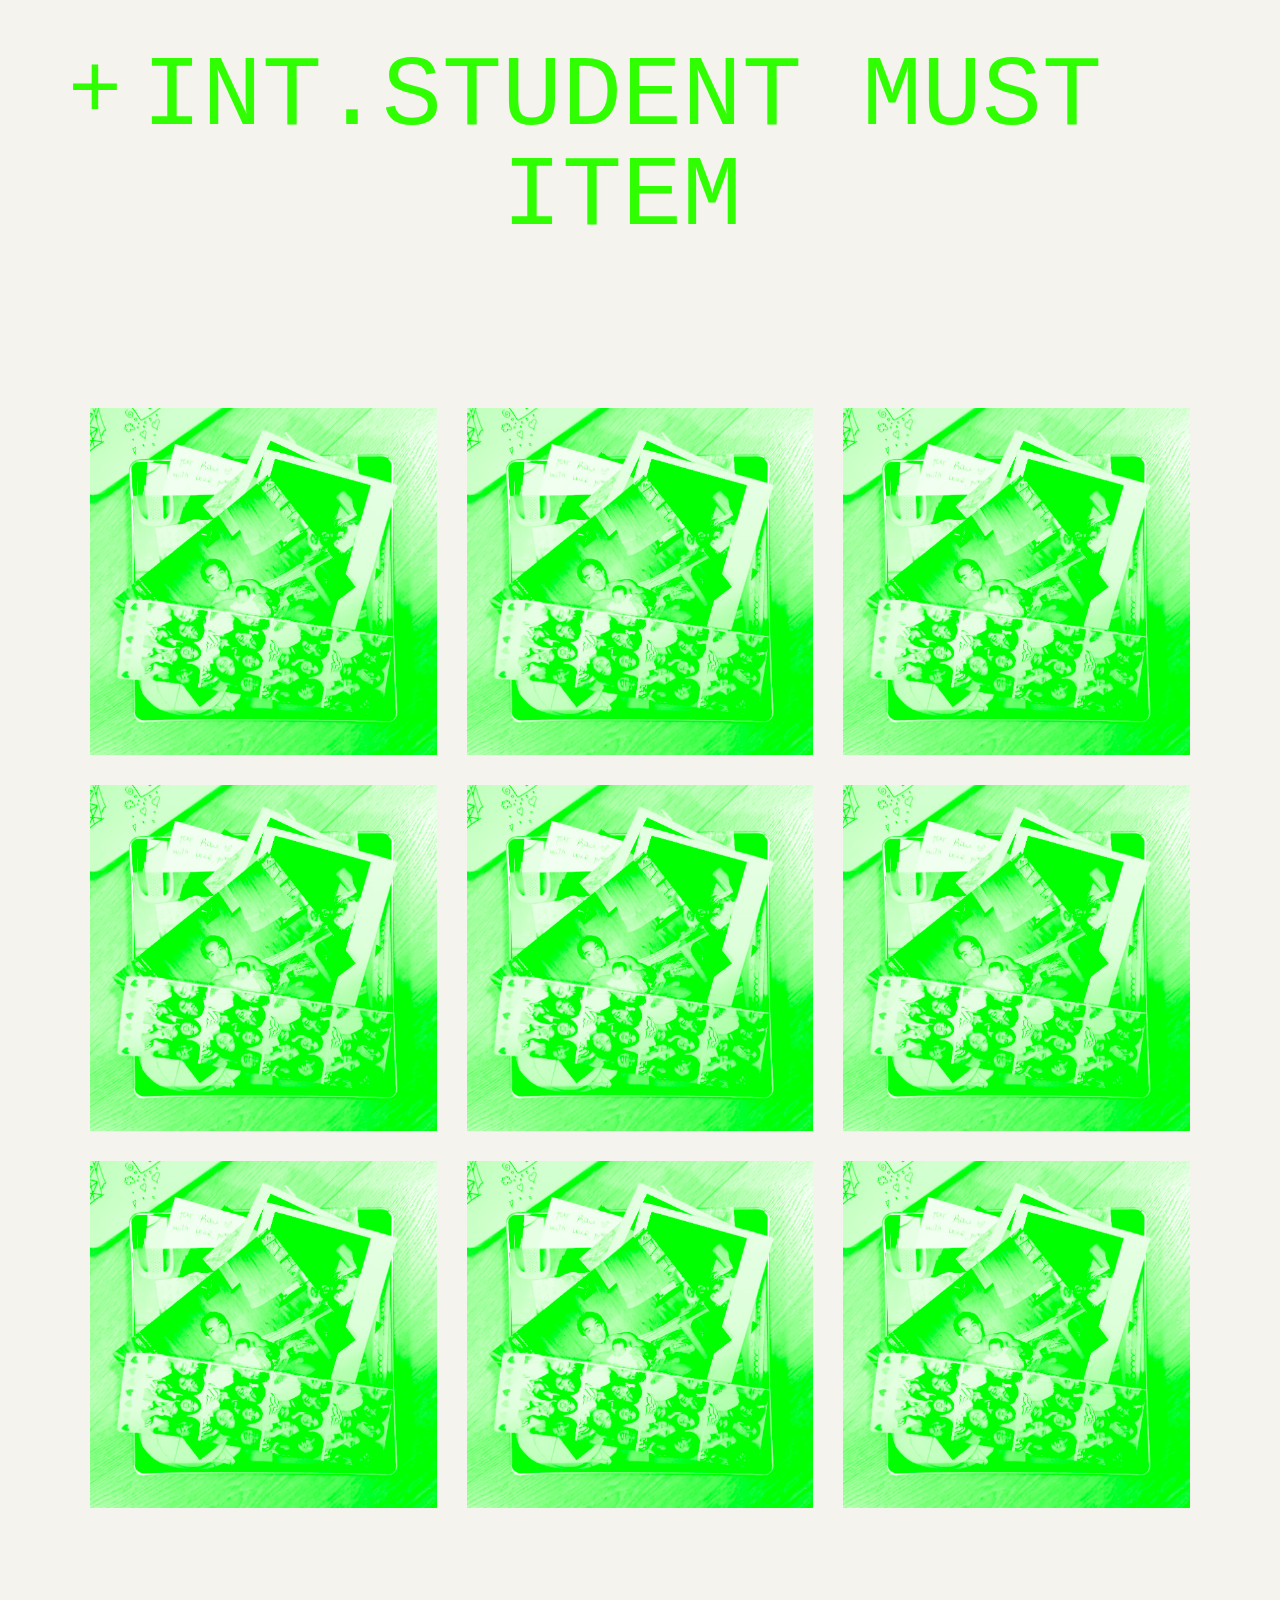
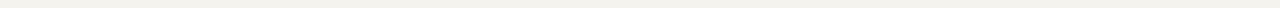
<file: index.html>
<!DOCTYPE html>
<html lang="en">
<head>
  <meta charset="UTF-8" />
  <meta name="viewport" content="width=device-width, initial-scale=1.0" />
  <title>International Student Must Items</title>
  <link rel="stylesheet" href="style/web.css" />
</head>

<body class="home">

  <header class="topbar">
    <!-- 왼쪽: + 버튼 -->
    <button class="menu-toggle" type="button" aria-expanded="false" aria-controls="menu-dropdown">
      +
    </button>

    <!-- 가운데: 제목 -->
    <h1 class="site-title">INT.STUDENT MUST ITEM</h1>

    <!-- 오른쪽: 균형용 빈칸(제목 진짜 가운데 유지용) -->
    <div class="topbar-spacer" aria-hidden="true"></div>

    <!-- 드롭다운 -->
    <nav id="menu-dropdown" class="dropdown" aria-label="Menu">
      <a href="about.html">About</a>
    </nav>
  </header>

  <script>
    const toggle = document.querySelector(".menu-toggle");
    const dropdown = document.querySelector(".dropdown");

    toggle.addEventListener("click", () => {
      const isOpen = dropdown.classList.toggle("show");
      toggle.setAttribute("aria-expanded", String(isOpen));
    });

    // 바깥 클릭하면 닫기 (선택이지만 편함)
    document.addEventListener("click", (e) => {
      const clickedInside = e.target.closest(".topbar");
      if (!clickedInside) {
        dropdown.classList.remove("show");
        toggle.setAttribute("aria-expanded", "false");
      }
    });
  </script>

<section class="grid">
  <a href="rae.html" class="grid-item">
    <img src="Rae.png" alt="Rae Item">
  </a>

  <a href="katie.html" class="grid-item">
    <img src="Rae.png" alt="">
  </a>

  <a href="rae.html" class="grid-item">
    <img src="Rae.png" alt="">
  </a>

  <a href="rae.html" class="grid-item">
    <img src="Rae.png" alt="">
  </a>

  <a href="rae.html" class="grid-item">
    <img src="Rae.png" alt="">
  </a>

  <a href="rae.html" class="grid-item">
    <img src="Rae.png" alt="">
  </a>

  <a href="rae.html" class="grid-item">
    <img src="Rae.png" alt="">
  </a>

  <a href="rae.html" class="grid-item">
    <img src="Rae.png" alt="">
  </a>

  <a href="rae.html" class="grid-item">
    <img src="Rae.png" alt="">
  </a>
</section>

<div class="cursor"></div>

<div class="cursor"></div>

<div class="cursor"></div>

<div class="cursor"></div>

<div class="cursor"></div>

<script>
  const cursor = document.querySelector(".cursor");

  // 커서 따라다니기
  window.addEventListener("mousemove", (e) => {
    cursor.style.left = e.clientX + "px";
    cursor.style.top = e.clientY + "px";
  });

  // 이미지 위에 있으면 배경색으로 변경
  document.addEventListener("mouseover", (e) => {
    if (e.target.closest("img")) {
      cursor.classList.add("photo-hover");
    }
  });

  // 이미지 벗어나면 다시 초록색
  document.addEventListener("mouseout", (e) => {
    if (e.target.closest("img")) {
      cursor.classList.remove("photo-hover");
    }
  });
</script>

</body>
</html>
</file>
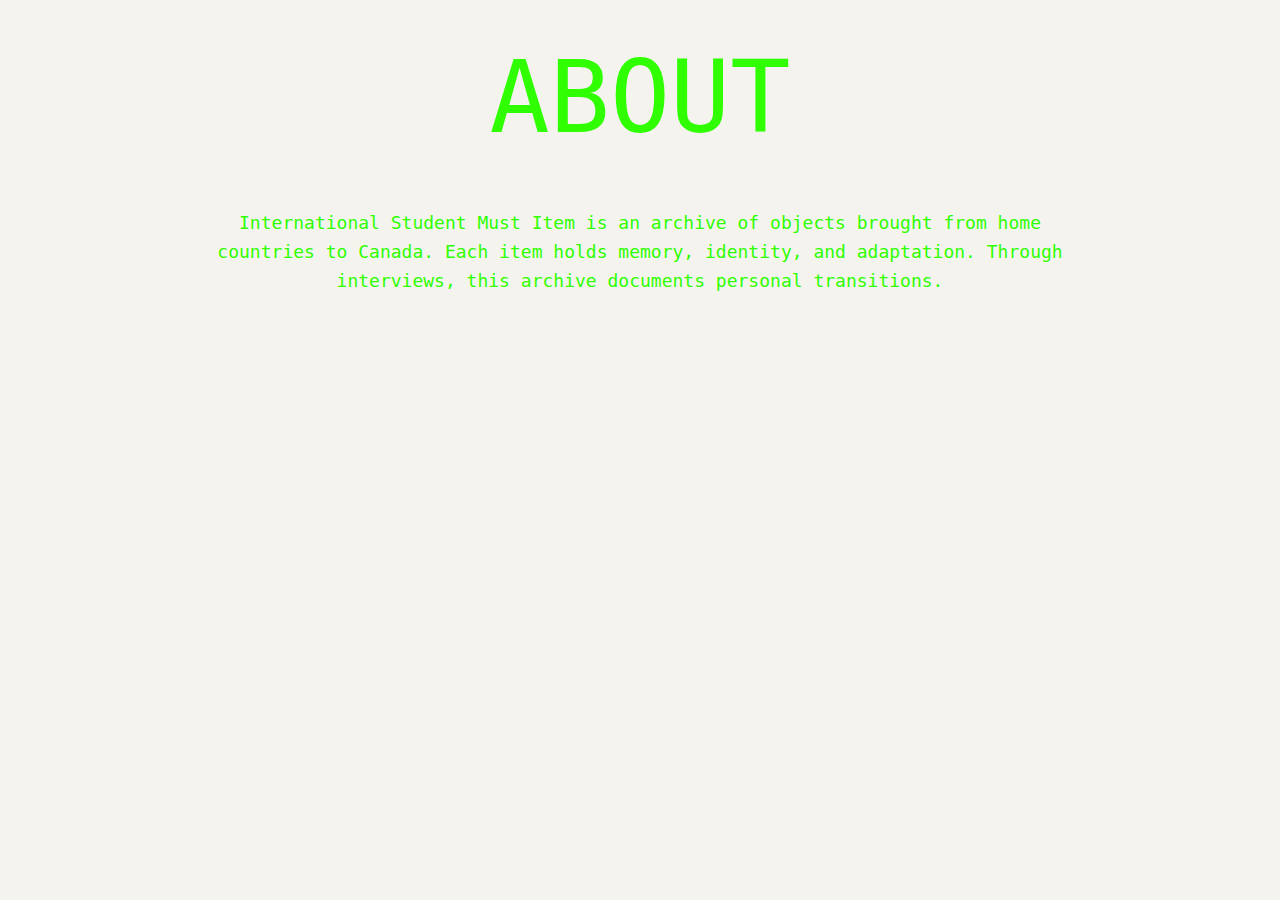
<file: about.html>
<!DOCTYPE html>
<html lang="en">
<head>
  <meta charset="UTF-8">
  <meta name="viewport" content="width=device-width, initial-scale=1.0">
  <title>About – International Student Must Items</title>
  <link rel="stylesheet" href="style/web.css">
</head>

<body class="about">

  <!-- 상단 메뉴 동일하게 유지 -->
  <header class="topbar">
<h1 class="site-title">
  <a href="index.html" class="home-link">ABOUT</a>
</h1>
    <div class="topbar-spacer"></div>
  </header>

  <section class="about-content">
    <p>
      International Student Must Item is an archive of objects brought 
      from home countries to Canada.  Each item holds memory, identity, and adaptation.  
      Through interviews, this archive documents personal transitions.
    </p>
  </section>

  <div class="cursor"></div>

<script>
  const cursor = document.querySelector(".cursor");

  // 커서 따라다니기
  window.addEventListener("mousemove", (e) => {
    cursor.style.left = e.clientX + "px";
    cursor.style.top = e.clientY + "px";
  });

  // ✅ 이벤트 위임: .grid-item 위에 올라가면 무조건 작동
  document.addEventListener("mouseover", (e) => {
    if (e.target.closest(".grid-item")) {
      cursor.classList.add("photo-hover");
    }
  });

  document.addEventListener("mouseout", (e) => {
    if (e.target.closest(".grid-item")) {
      cursor.classList.remove("photo-hover");
    }
  });
</script>

</body>
</html>
</file>
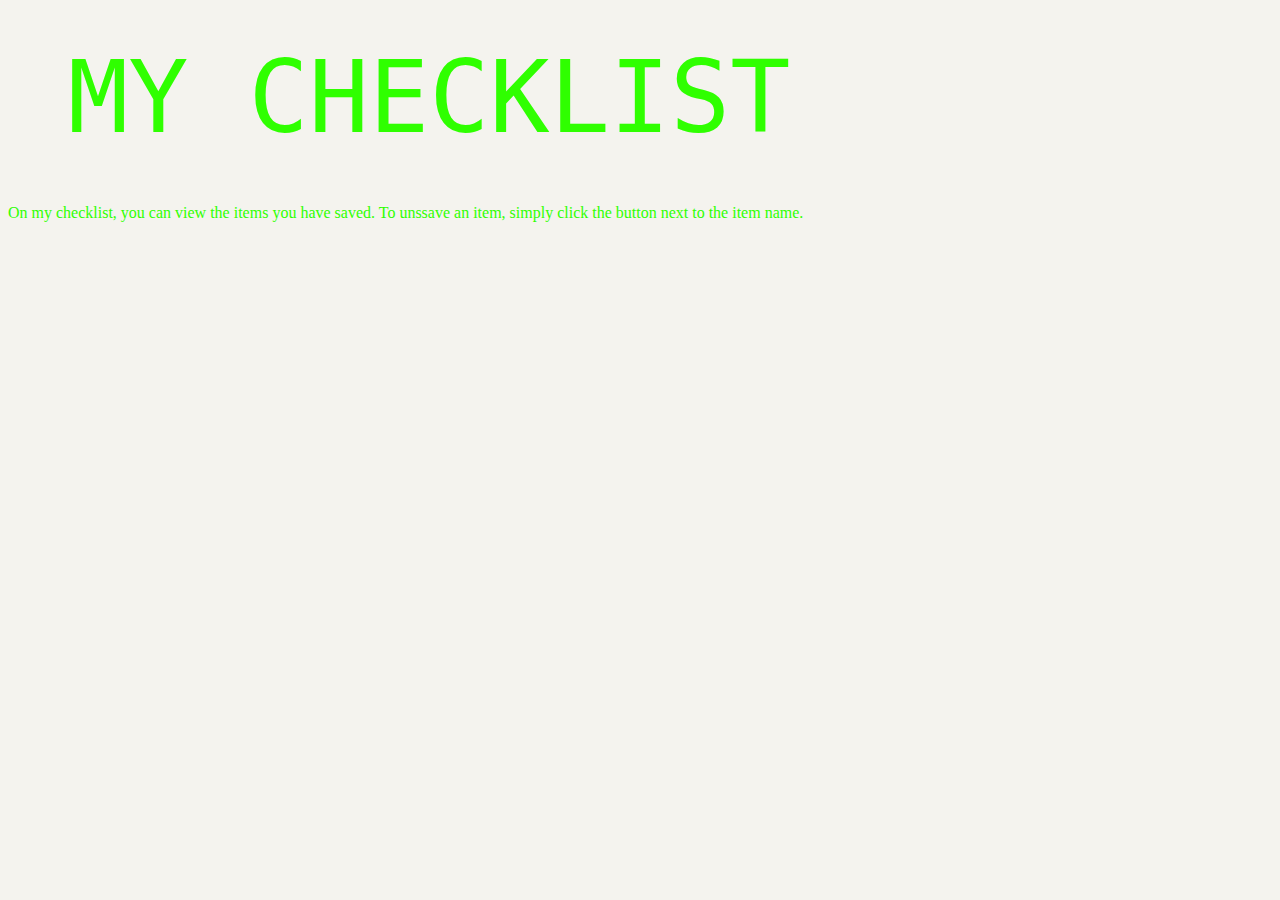
<file: archive.html>
<!DOCTYPE html>
<html lang="en">
<head>
  <meta charset="UTF-8">
  <meta name="viewport" content="width=device-width, initial-scale=1.0">
  <title>About – International Student Must Items</title>
  <link rel="stylesheet" href="style/web.css">
</head>

<body class="archive">

  <!-- 상단 메뉴 동일하게 유지 -->
  <header class="topbar">
<h1 class="site-title">
  <a href="index.html" class="home-link">MY CHECKLIST</a>
</h1>
    <div class="topbar-spacer"></div>
  </header>

  <section class="archive-content">
    <p>
      On my checklist, you can view the items you have saved. To unssave an item, simply click the button next to the item name.
    </p>
  </section>

  <section class="saved-items-grid">
    <div id="items-container"></div>
  </section>

  <div class="cursor"></div>

  <div class="cursor"></div>

<script src="script.js"></script>

<script>  
  const itemsContainer = document.getElementById('items-container');
  let savedItems = JSON.parse(localStorage.getItem('savedItems')) || [];
  const itemPageMap = {
    'RAE CHANDINAE BAKISAN MANO': 'rae.html',
    'KATIE WU': 'katie.html',
    'EGE ALTINOGLU': 'ege.html',
    'VALENTINA FERNANDEZ': 'val.html',
    'CHELENE': 'cher.html',
    'JASMINE JAMANDRE': 'jas.html'
  };

  function getItemUrl(item) {
    return item.url || itemPageMap[item.page] || '#';
  }

  function getOptimizedPhoto(photo) {
    if (!photo) return '';
    if (photo.startsWith('img-opt/')) return photo;
    if (photo.endsWith('.png')) {
      const base = photo.replace('.png', '');
      return `img-opt/${base}-420.jpg`;
    }
    return photo;
  }

  function saveToStorage() {
    localStorage.setItem('savedItems', JSON.stringify(savedItems));
  }

  function displaySavedItems() {
    itemsContainer.innerHTML = '';
    savedItems.forEach((item, index) => {
      const itemDiv = document.createElement('div');
      itemDiv.className = 'saved-item';
      itemDiv.innerHTML = `
        <a href="${getItemUrl(item)}" class="saved-item-photo-link" aria-label="Open ${item.page}">
          <img src="${getOptimizedPhoto(item.photo)}" alt="${item.page}" loading="lazy" decoding="async">
        </a>
        <p>${item.name || item.page}</p>
        <label class="save-item">
          <input type="checkbox" data-index="${index}">
          <span class="checkmark"></span>
        </label>
      `;
      itemsContainer.appendChild(itemDiv);
    });

    // attach listeners to checkboxes
    const boxes = itemsContainer.querySelectorAll('.save-item input[type="checkbox"]');
    boxes.forEach(box => {
      box.addEventListener('change', (e) => {
        const idx = Number(e.target.dataset.index);
        // when checked, ask for confirmation before unsaving
        if (e.target.checked) {
          const ok = confirm('Are you sure you want to unsave this item?');
          if (ok) {
            savedItems.splice(idx, 1);
            saveToStorage();
            displaySavedItems();
          } else {
            // user cancelled — revert checkbox state
            e.target.checked = false;
          }
        }
      });
    });
  }
  displaySavedItems();
</script>


</body>
</html>
</file>
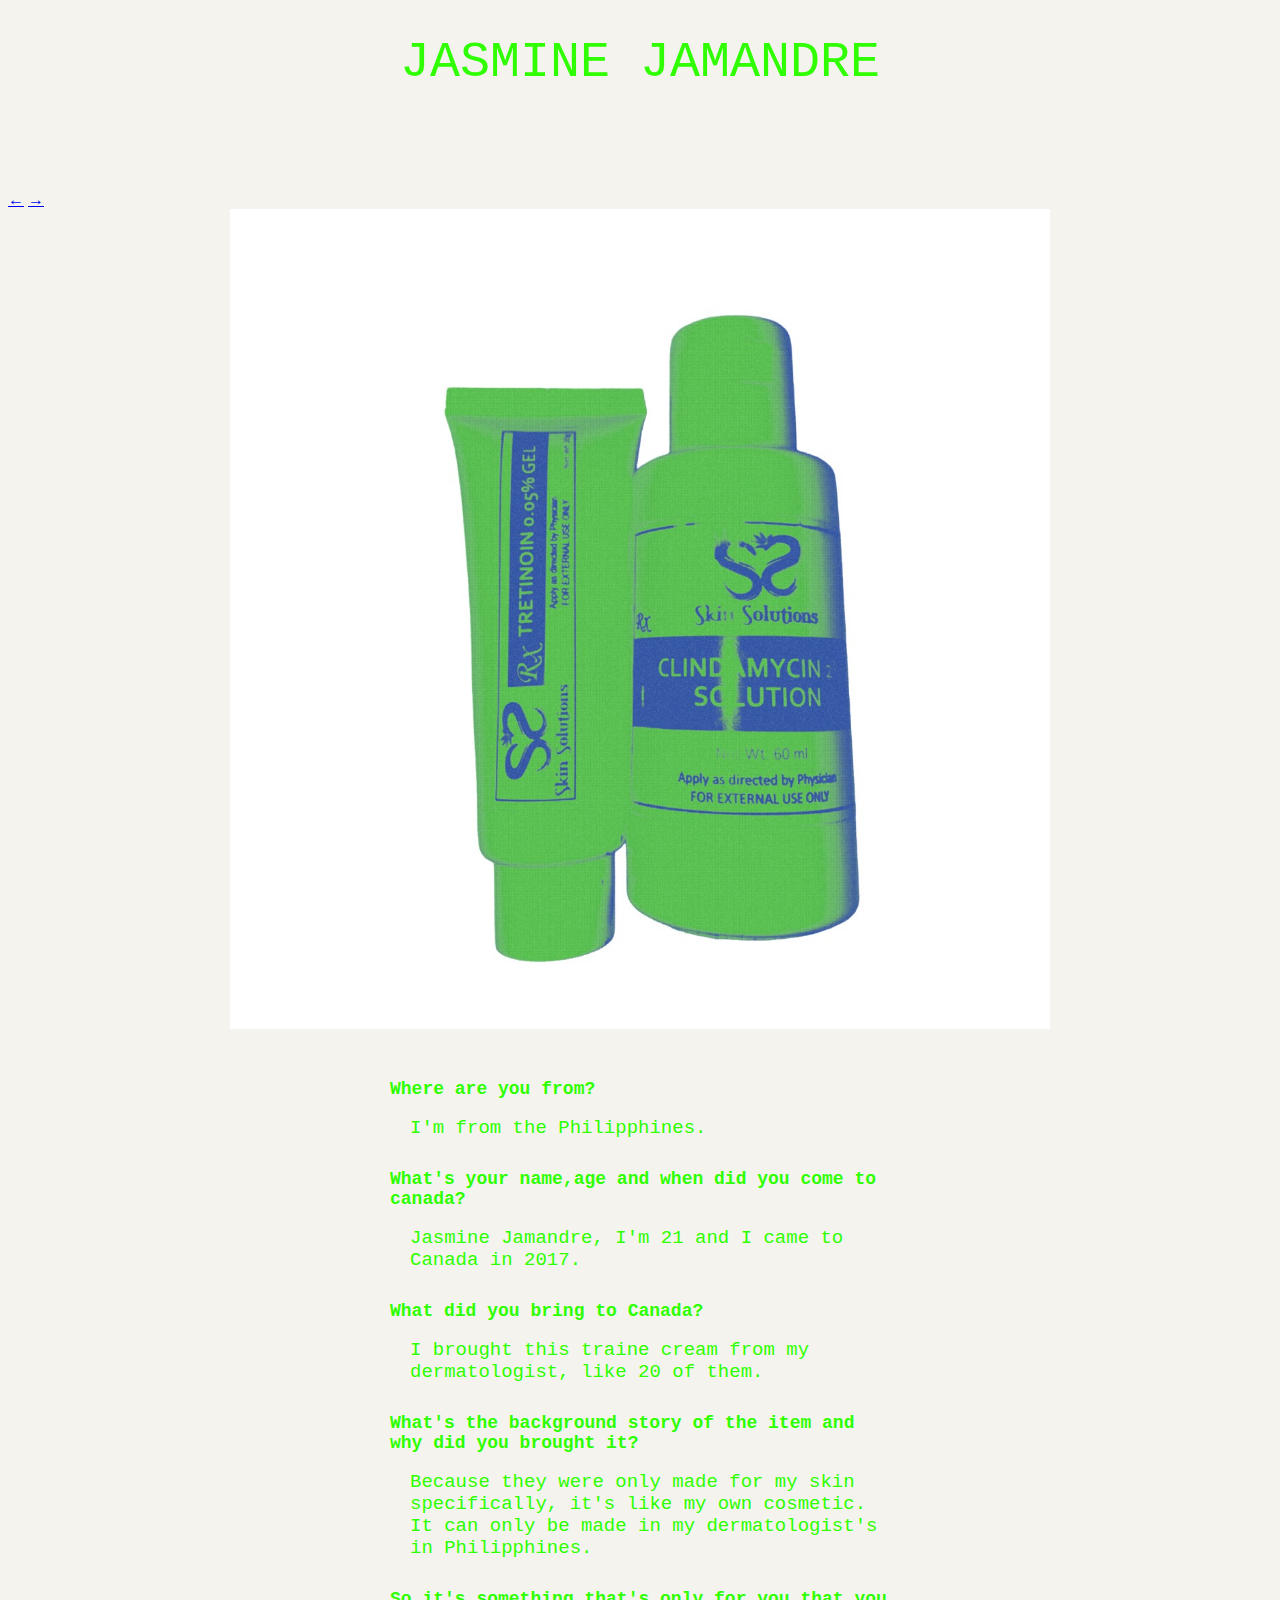
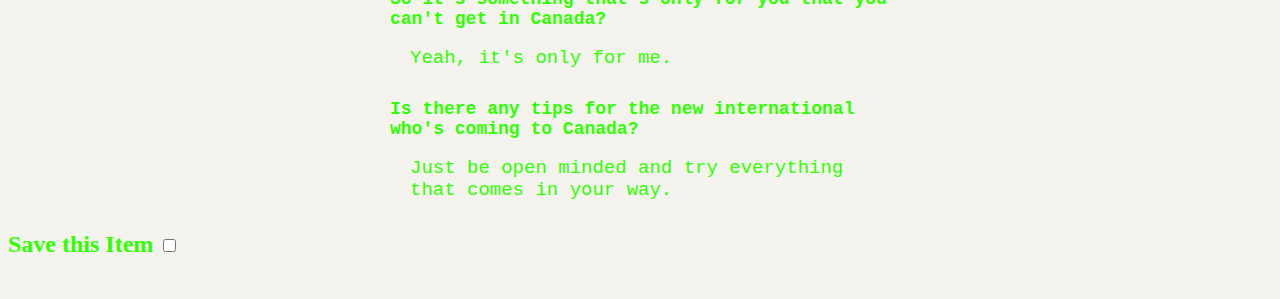
<file: jas.html>
<!DOCTYPE html>

<html>
    <head>
        <meta name="viewport" content="width=device-width, initial-scale=1.0">
        <title>International Student Must Items</title>
        <link rel="stylesheet" href="style/web.css">
    </head>

    <body>
        <h1>
            <a href="index.html" class="home-link">
            JASMINE JAMANDRE
            </a>
        </h1>
        <a href="cher.html" class="item-nav prev">←</a>
        <a href="fel.html" class="item-nav next">→</a>
    <div class="q_and_a">
        <img src="img-opt/jas-1200.jpg" srcset="img-opt/jas-420.jpg 420w, img-opt/jas-1200.jpg 1200w" sizes="(max-width: 767px) 100vw, 820px" loading="eager" decoding="async" class="jas-photo">

        
        <div>
            <p class="question">
                Where are you from?
            </p>

            <p class="answer">
                I'm from the Philipphines.
            </p>
        </div>

        <div>
            <p class="question">
                What's your name,age and when did you come to canada?
            </p>

            <p class="answer">
                Jasmine Jamandre, I'm 21 and I came to Canada in 2017.
            </p>
        </div>
        
        <div>
            <p class="question">
                What did you bring to Canada?
            </p>

            <p class="answer">
                I brought this traine cream from my dermatologist, like 20 of them.
            </p>
        </div>

        <div>
            <p class="question">
                What's the background story of the item and why did you brought it?
            </p>

            <p class="answer">
                Because they were only made for my skin specifically, it's like my own cosmetic. It can only be made in my 
                dermatologist's in Philipphines.
            </p>
        </div>
        
        <div>
            <p class="question">
                So it's something that's only for you that you can't get in Canada?
            </p>

            <p class="answer">
                Yeah, it's only for me.
            </p>
        </div>

        <div>
            <p class="question">
                Is there any tips for the new international who's coming to Canada? 
            </p>

            <p class="answer">
                Just be open minded and try everything that comes in your way.
            </p>
        </div>

        <h2 class="item">
            <label class="save-item">
                Save this Item
                <input type="checkbox" id="save-checkbox">
                <span class="checkmark"></span>
            </label>
        </h2>

<div class="cursor"></div>

<script src="script.js"></script>
<script>
    const saveCheckbox = document.getElementById('save-checkbox');
    const itemData = {
        name: 'traine cream',
        photo: 'img-opt/jas-420.jpg',
        page: 'JASMINE JAMANDRE'
    };

    // Load saved state
    let savedItems = JSON.parse(localStorage.getItem('savedItems')) || [];
    const existingIndex = savedItems.findIndex(item => item.page === itemData.page);
    if (existingIndex !== -1) {
        savedItems[existingIndex] = itemData;
        localStorage.setItem('savedItems', JSON.stringify(savedItems));
        saveCheckbox.checked = true;
    } else {
        saveCheckbox.checked = false;
    }

    saveCheckbox.addEventListener('change', () => {
        let savedItems = JSON.parse(localStorage.getItem('savedItems')) || [];
        const index = savedItems.findIndex(item => item.page === itemData.page);
        if (saveCheckbox.checked) {
            // Add item if not already saved
            if (index === -1) {
                savedItems.push(itemData);
            } else {
                savedItems[index] = itemData;
            }
        } else {
            // Remove item
            if (index !== -1) {
                savedItems.splice(index, 1);
            }
        }
        localStorage.setItem('savedItems', JSON.stringify(savedItems));
    });
</script>
</file>
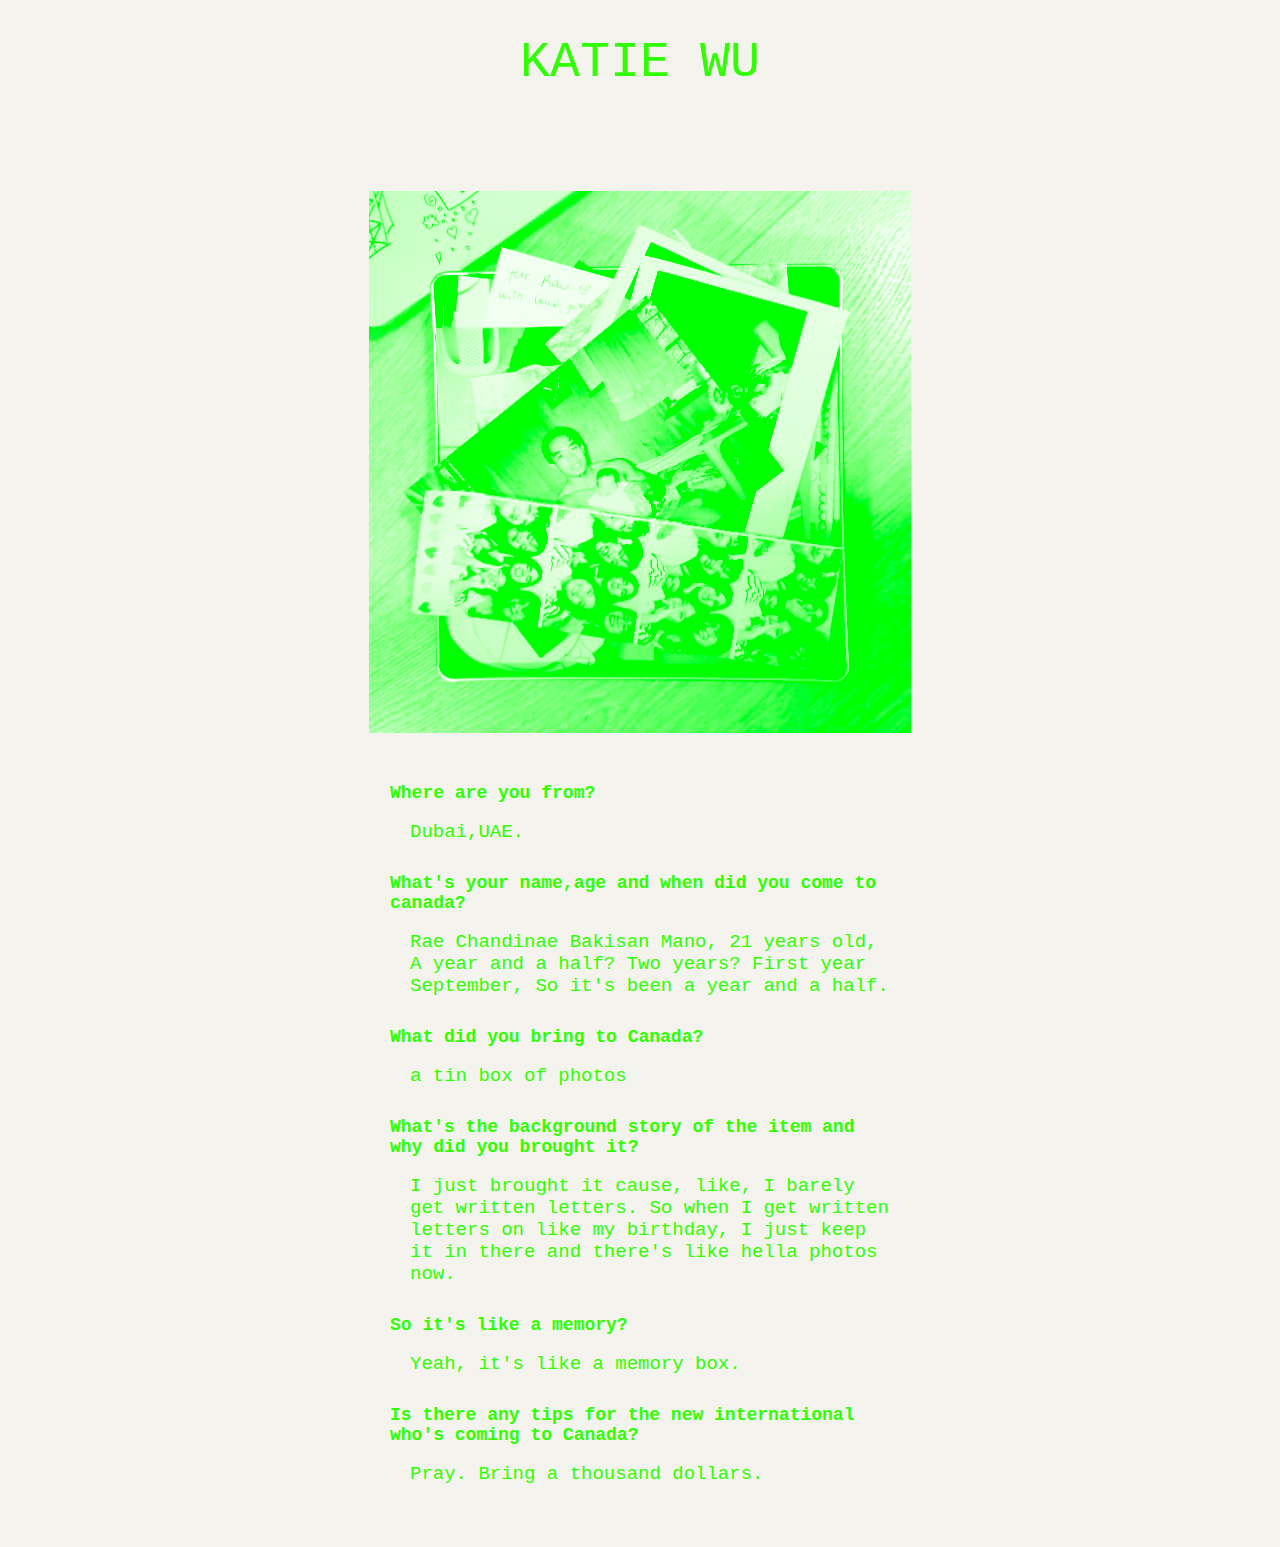
<file: katie.html>
<!DOCTYPE html>

<html>
    <head>
        <title>International Student Must Items</title>
        <link rel="stylesheet" href="style/web.css">
    </head>

    <body>
        <h1>
            <a href="index.html" class="home-link">
            KATIE WU
            </a>
        </h1>
    <div class="q_and_a">
        <img src="Rae.png" max-width:30%>

        
        <div>
            <p class="question">
                Where are you from?
            </p>

            <p class="answer">
                Dubai,UAE.
            </p>
        </div>

        <div>
            <p class="question">
                What's your name,age and when did you come to canada?
            </p>

            <p class="answer">
                Rae Chandinae Bakisan Mano, 21 years old, A year and a half? Two years? First year September, So it's been a year and a half.
            </p>
        </div>
        
        <div>
            <p class="question">
                What did you bring to Canada?
            </p>

            <p class="answer">
                a tin box of photos 
            </p>
        </div>

        <div>
            <p class="question">
                What's the background story of the item and why did you brought it?
            </p>

            <p class="answer">
                I just brought it cause, like, I barely get written letters. So when I get written letters on like my birthday, I just keep it in there and there's like hella photos now.
            </p>
        </div>
        
        <div>
            <p class="question">
                So it's like a memory?
            </p>

            <p class="answer">
                Yeah, it's like a memory box.
            </p>
        </div>

        <div>
            <p class="question">
                Is there any tips for the new international who's coming to Canada? 
            </p>

            <p class="answer">
                Pray. Bring a thousand dollars.
            </p>
        </div>

<div class="cursor"></div>
</file>
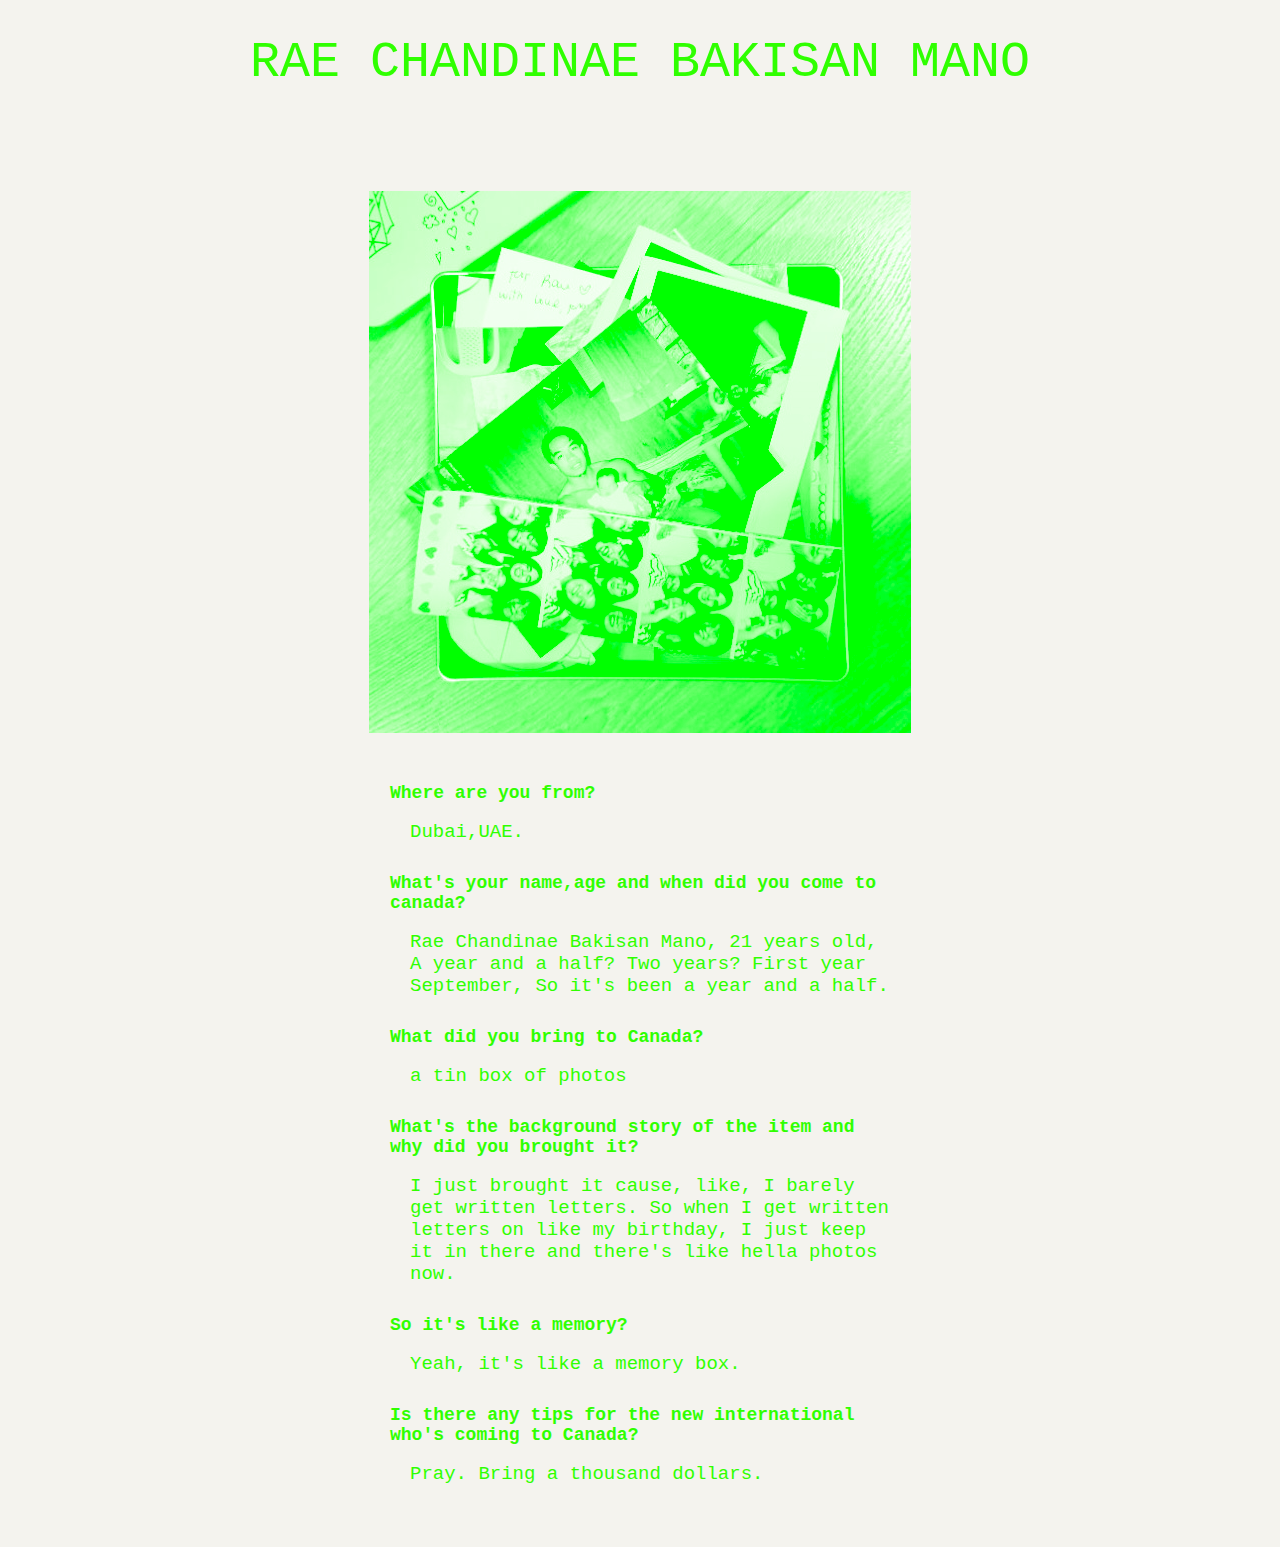
<file: rae.html>
<!DOCTYPE html>

<html>
    <head>
        <title>International Student Must Items</title>
        <link rel="stylesheet" href="style/web.css">
    </head>

    <body>
        <h1>
            <a href="index.html" class="home-link">
            RAE CHANDINAE BAKISAN MANO
            </a>
        </h1>
        <img src="Rae.png" max-width:50%>

<div class="q_and_a">
        
        <div>
            <p class="question">
                Where are you from?
            </p>

            <p class="answer">
                Dubai,UAE.
            </p>
        </div>

        <div>
            <p class="question">
                What's your name,age and when did you come to canada?
            </p>

            <p class="answer">
                Rae Chandinae Bakisan Mano, 21 years old, A year and a half? Two years? First year September, So it's been a year and a half.
            </p>
        </div>
        
        <div>
            <p class="question">
                What did you bring to Canada?
            </p>

            <p class="answer">
                a tin box of photos 
            </p>
        </div>

        <div>
            <p class="question">
                What's the background story of the item and why did you brought it?
            </p>

            <p class="answer">
                I just brought it cause, like, I barely get written letters. So when I get written letters on like my birthday, I just keep it in there and there's like hella photos now.
            </p>
        </div>
        
        <div>
            <p class="question">
                So it's like a memory?
            </p>

            <p class="answer">
                Yeah, it's like a memory box.
            </p>
        </div>

        <div>
            <p class="question">
                Is there any tips for the new international who's coming to Canada? 
            </p>

            <p class="answer">
                Pray. Bring a thousand dollars.
            </p>
        </div>
</div>
        
<div class="cursor"></div>

<div class="cursor"></div>

<div class="cursor"></div>

<script>
  const cursor = document.querySelector(".cursor");

  window.addEventListener("mousemove", (e) => {
    cursor.style.left = e.clientX + "px";
    cursor.style.top = e.clientY + "px";
  });

  // grid-item(인덱스) OR hover-bg(인터뷰 사진) 위면 배경색
  document.addEventListener("mouseover", (e) => {
    if (e.target.closest(".grid-item") || e.target.closest(".hover-bg")) {
      cursor.classList.add("photo-hover");
    }
  });

  document.addEventListener("mouseout", (e) => {
    if (e.target.closest(".grid-item") || e.target.closest(".hover-bg")) {
      cursor.classList.remove("photo-hover");
    }
  });
</script>
</file>
<file: style/web.css>
html{
    color: rgb(47, 255, 0);
    background-color:rgb(244, 243, 238);
}

:root{
  --page-top: 40px;                 /* 위에서 얼마나 내려올지 */
  --title-size: clamp(60px, 8vw, 100px);  /* 제목 폰트 크기 */
}

h1 {
    font-size:50px;
    font-weight:normal;
    font-family:monospace;
    text-indent:auto;
    text-align: center;
    margin-bottom:+100px;
}

.q_and_a > div {
    width:500px;
    margin:auto;
    font-family:monospace;
    line-height:1 em;
    margin-bottom:30px;
}

.question {
    font-weight:bold;
    font-size:18px;
}

.answer {
    margin-top:0px;
    padding-left:20px;
    font-size:19px;
}

img {
  display: block;
  margin:auto;
  margin-bottom:50px;
}

.home-link {
  color: inherit;
  text-decoration: none;
}

.home-link:visited {
  color: inherit;
}

.home-link:hover {
  color: inherit;
  cursor: pointer;
}

.home h1 {
  font-size: 100px;
}

.topbar {
  position: relative;
  display: grid;
  grid-template-columns: auto 1fr auto; /* 왼쪽 + / 가운데 제목 / 오른쪽 빈칸 */
  align-items: start;                   /* 첫 줄 기준선 느낌 */
  padding: 40px 60px;
}

/* 제목 */
.site-title {
  margin: 0;
  text-align: center;
  font-size: 100px;     /* 너가 원하는 크기로 */
  font-weight: normal;
  line-height: 1;       /* 첫 줄 기준선 깔끔하게 */
}

/* + 버튼 */
.menu-toggle {
  appearance: none;
  border: none;
  background: transparent;
  color: inherit;       /* 네온 그린 그대로 */
  font-family: monospace;
  font-size: 90px;      /* + 크기 */
  line-height: 1;       /* 첫 줄이랑 기준선 맞춤 */
  padding: 0;
  cursor: pointer;
  user-select: none;
}

/* 오른쪽 빈칸: 제목을 '진짜 가운데'로 고정시키는 역할 */
.topbar-spacer {
  width: 90px;          /* +랑 비슷한 폭으로 균형 */
  height: 1px;
}

/* 드롭다운 */
.dropdown {
  position: absolute;
  left: 60px;           /* + 아래쪽에 맞춤 */
  top: 140px;           /* 첫 줄 아래로 떨어지게 */
  display: none;
}

.dropdown.show {
  display: block;
}

.dropdown a {
  color: inherit;
  text-decoration: none;
  font-family: monospace;
  font-size: 20px;
}

/* 반응형: 화면 작아지면 제목/플러스만 같이 줄여서 겹침 방지 */
@media (max-width: 900px) {
  .topbar {
    padding: 24px 20px;
  }

  .site-title {
    font-size: 64px;
  }

  .menu-toggle {
    font-size: 64px;
  }

  .topbar-spacer {
    width: 64px;
  }

  .dropdown {
    left: 20px;
    top: 95px;
  }
}

@media (max-width: 520px) {
  .site-title {
    font-size: 48px;
  }

  .menu-toggle {
    font-size: 48px;
  }

  .topbar-spacer {
    width: 48px;
  }

  .dropdown {
    top: 80px;
  }
}

/* ===== ABOUT PAGE ===== */

body.about .topbar{
  position: relative;            /* absolute 기준점 */
  padding: 40px 60px;            /* 너가 쓰던 여백 느낌 유지 */
}

/* ABOUT 제목을 화면 정중앙에 고정 */
body.about .site-title{
  position: absolute;
  left: 50%;
  top: 40px;                     /* topbar padding이랑 맞춰줌 */
  transform: translateX(-50%);
  
  margin: 0;
  text-align: center;

  /* index랑 같은 느낌으로 (반응형도 안전하게) */
  font-family: monospace;
  font-size: 100px;
  font-weight: normal;
}

/* 본문도 가운데 + 줄 길이 제한 */
body.about .about-content{
  max-width: 900px;
  text-align: center;
  font-family: monospace;
  font-size: 18px;               /* 필요하면 조절 */
  line-height: 1.6;
  margin: 120px auto 0;     
}

/* p 기본 margin 때문에 간격 이상해지면 조절 */
body.about .about-content p{
  margin: 0 0 40px;
}

/* ===== GRID ===== */

.grid{
  width: 100%;
  max-width: 1100px;
  margin: 120px auto 100px;
  display: grid;
  grid-template-columns: repeat(3, 1fr);
  gap: 30px;
  padding: 0 60px;
}

/* 정사각형 유지 */
.grid-item{
  position: relative;
  width: 100%;
  aspect-ratio: 1 / 1;   /* 정사각형 */
  overflow: hidden;
  display: block;
}

/* 이미지 꽉 채우기 */
.grid-item img{
  width: 100%;
  height: 100%;
  object-fit: cover;
  display: block;
  transition: 0.3s ease;
}

/* hover 효과 */
.grid-item:hover img{
  transform: scale(1.05);
}

/* ===== 반응형 ===== */

@media (max-width: 900px){
  .grid{
    grid-template-columns: repeat(2, 1fr);
  }
}

@media (max-width: 600px){
  .grid{
    grid-template-columns: 1fr;
  }
}
</file>
